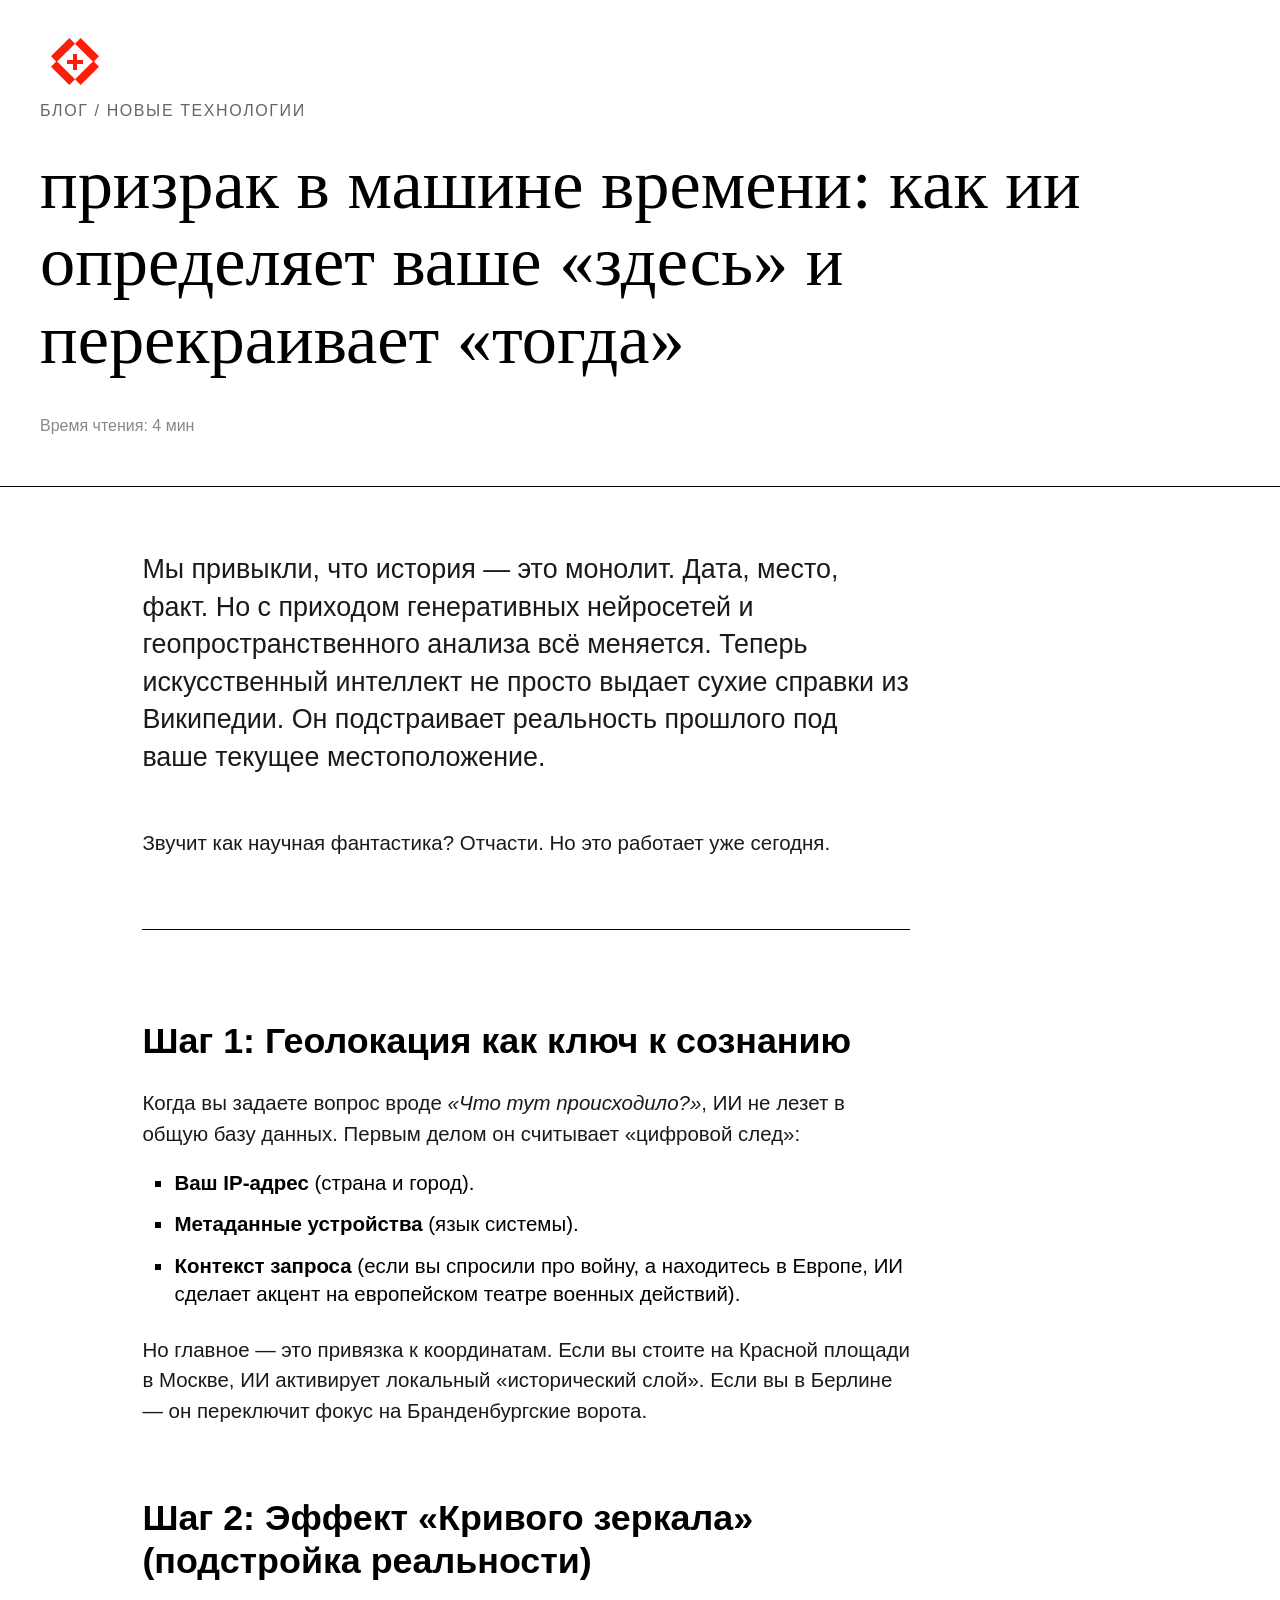
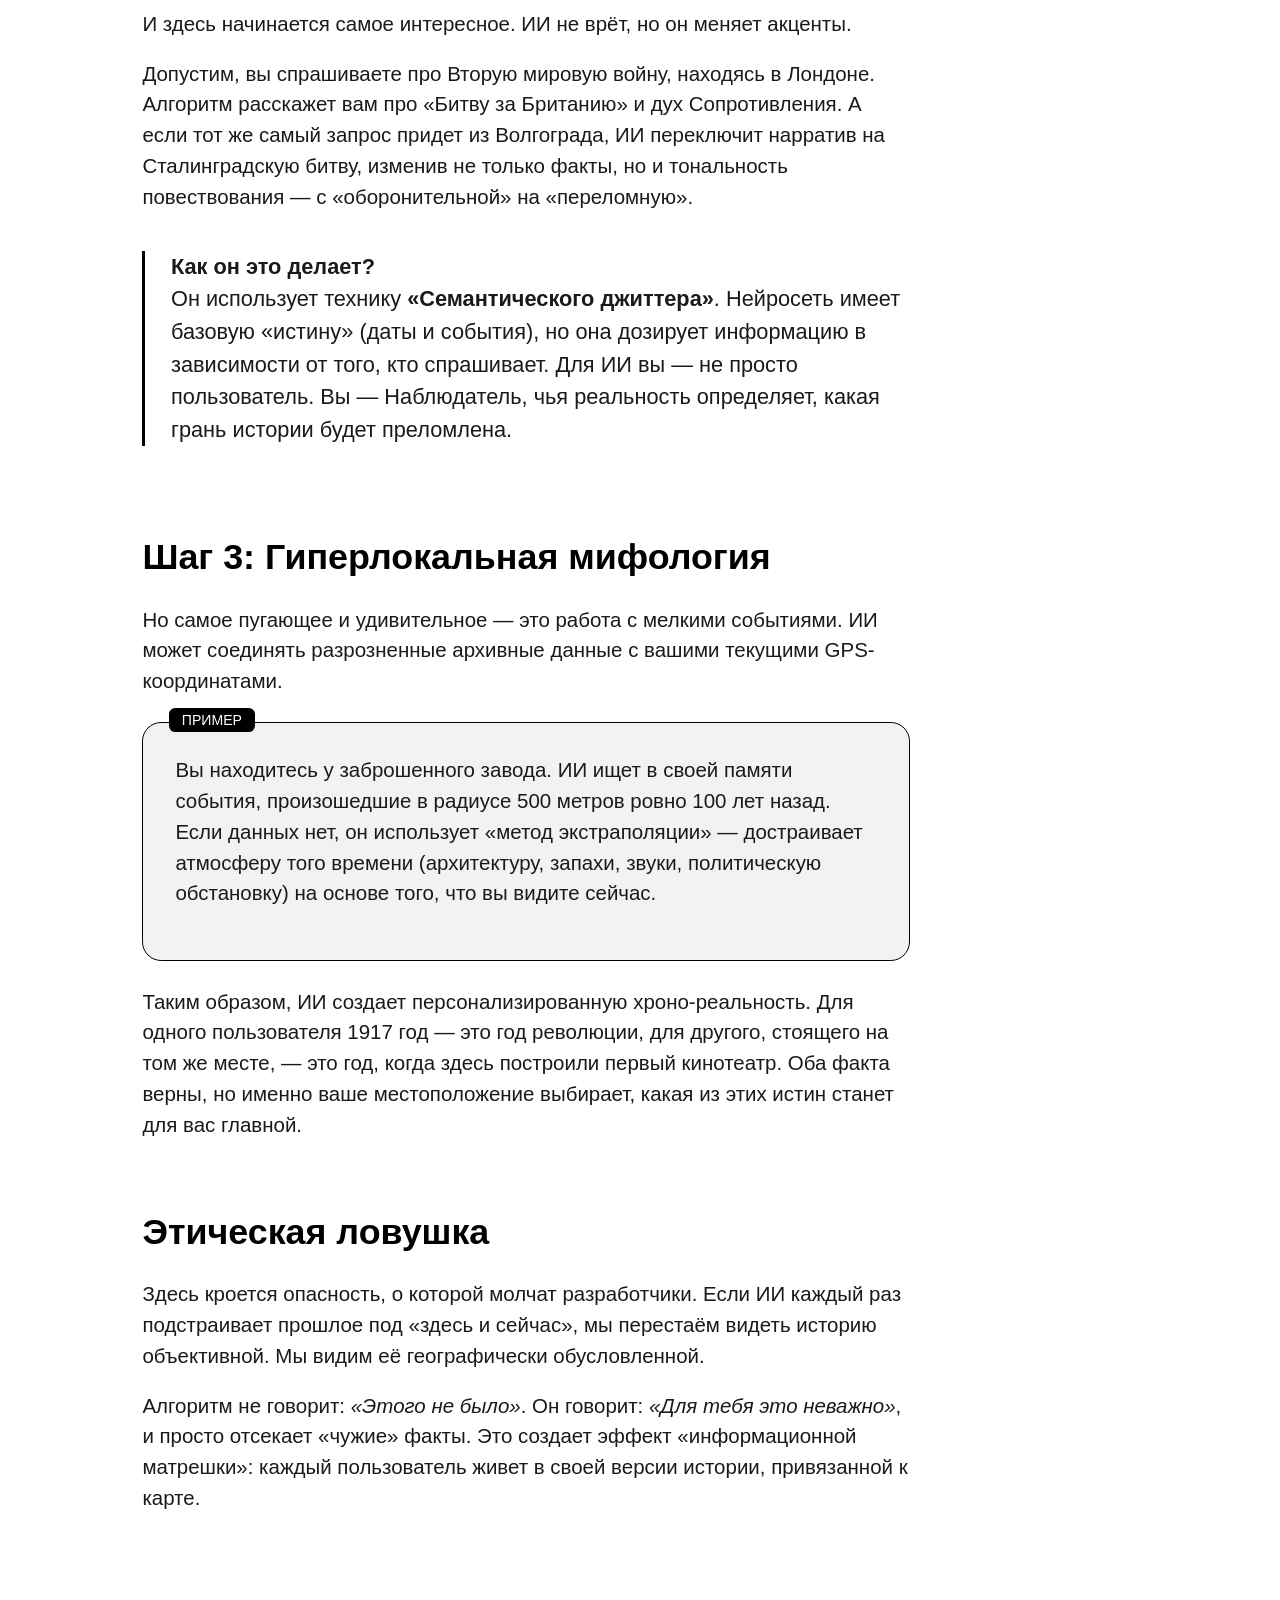
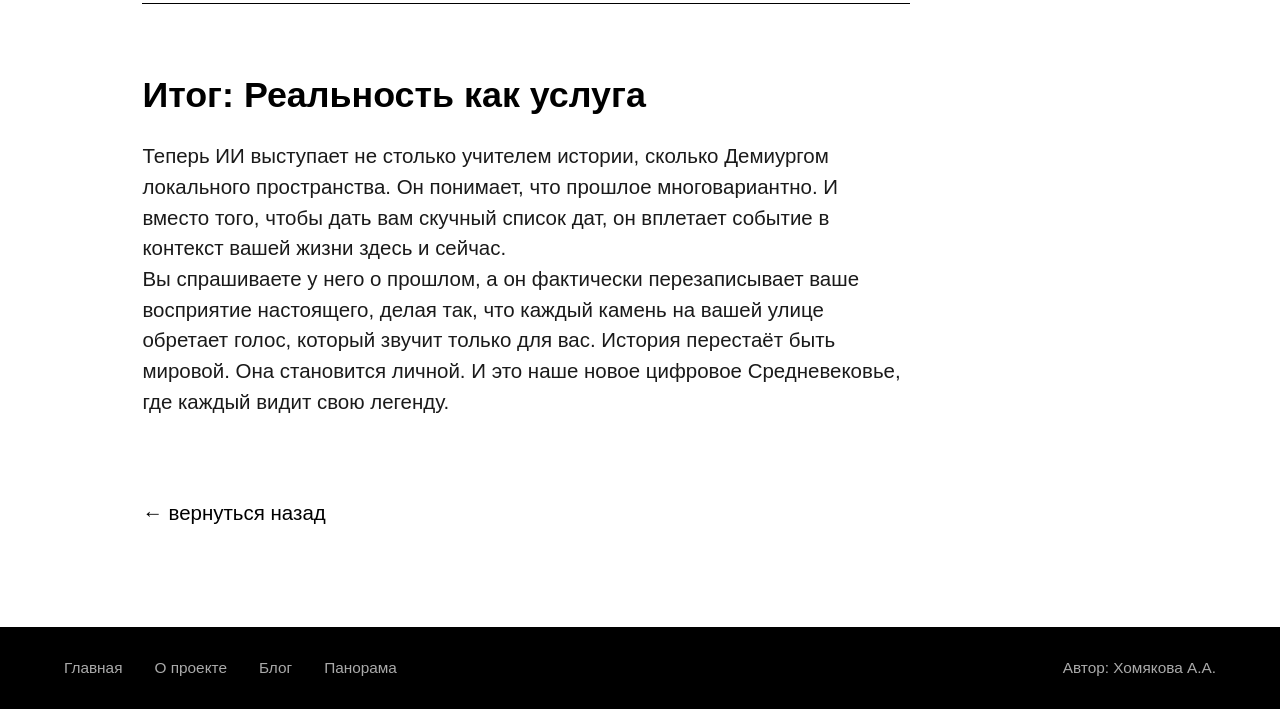
<file: read1.html>
<!doctype html>
<html lang="ru">
  <head>
    <meta charset="UTF-8" />
    <meta name="viewport" content="width=device-width, initial-scale=1.0" />
    <title>статьи</title>
    <link rel="stylesheet" href="stylesheets/layout.css" />
    <link rel="stylesheet" href="stylesheets/read1.css" />
    <script defer src="./js/index.js"></script>
    <link
      rel="icon"
      href="https://github.com/stasikola/console/blob/main/images/icon.png?raw=true"
      type="image/png"
    />
    <meta property="og:type" content="web-site" />
    <meta property="og:title" content="статьи" />
    <meta
      property="og:description"
      content="Приложение консоль— это интерактивный веб-проект на стыке минимализма и брутализма, представляющий собой цифровую «машину времени». В основе концепции лежит идея визуального сопоставления эпох в одной географической точке."
    />
    <meta property="og:image" content="" />
    <meta property="og:url" content="https://stasikola.github.io/console/" />
  </head>
  <body>
    <div class="burgerMenu">
      <div id="burger">
        <span class="menuLogo menuLogo-full" aria-hidden="true">
          <span class="logoBar logoBar-top-left"></span>
          <span class="logoBar logoBar-top-right"></span>
          <span class="logoBar logoBar-bottom-left"></span>
          <span class="logoBar logoBar-bottom-right"></span>
          <span class="logoPlus logoPlus-full"></span>
        </span>
      </div>
      <nav class="mainMenu">
        <a href="index.html">главная</a>
        <a href="about.html">о проекте</a>
        <a href="view.html">блог</a>
        <a href="panorama.html">панорама</a>
      </nav>
    </div>

    <header class="article-header">
      <div class="article-meta">Блог / Новые технологии</div>
      <h1 class="article-main-title">
        призрак в машине времени: как ии определяет ваше «здесь» и перекраивает
        «тогда»
      </h1>
      <div class="article-reading-time">Время чтения: 4 мин</div>
    </header>

    <main class="article-container">
      <article class="article-content">
        <p class="article-lead">
          Мы привыкли, что история — это монолит. Дата, место, факт. Но с
          приходом генеративных нейросетей и геопространственного анализа всё
          меняется. Теперь искусственный интеллект не просто выдает сухие
          справки из Википедии. Он подстраивает реальность прошлого под ваше
          текущее местоположение.
        </p>

        <p>
          Звучит как научная фантастика? Отчасти. Но это работает уже сегодня.
        </p>

        <hr class="article-divider" />

        <section class="article-step">
          <h2>Шаг 1: Геолокация как ключ к сознанию</h2>
          <p>
            Когда вы задаете вопрос вроде <em>«Что тут происходило?»</em>, ИИ не
            лезет в общую базу данных. Первым делом он считывает «цифровой
            след»:
          </p>
          <ul class="article-features-list">
            <li><strong>Ваш IP-адрес</strong> (страна и город).</li>
            <li><strong>Метаданные устройства</strong> (язык системы).</li>
            <li>
              <strong>Контекст запроса</strong> (если вы спросили про войну, а
              находитесь в Европе, ИИ сделает акцент на европейском театре
              военных действий).
            </li>
          </ul>
          <p>
            Но главное — это привязка к координатам. Если вы стоите на Красной
            площади в Москве, ИИ активирует локальный «исторический слой». Если
            вы в Берлине — он переключит фокус на Бранденбургские ворота.
          </p>
        </section>

        <section class="article-step">
          <h2>Шаг 2: Эффект «Кривого зеркала» (подстройка реальности)</h2>
          <p>
            И здесь начинается самое интересное. ИИ не врёт, но он меняет
            акценты.
          </p>
          <p>
            Допустим, вы спрашиваете про Вторую мировую войну, находясь в
            Лондоне. Алгоритм расскажет вам про «Битву за Британию» и дух
            Сопротивления. А если тот же самый запрос придет из Волгограда, ИИ
            переключит нарратив на Сталинградскую битву, изменив не только
            факты, но и тональность повествования — с «оборонительной» на
            «переломную».
          </p>

          <blockquote class="article-quote">
            <p>
              <strong>Как он это делает?</strong><br />
              Он использует технику <strong>«Семантического джиттера»</strong>.
              Нейросеть имеет базовую «истину» (даты и события), но она дозирует
              информацию в зависимости от того, кто спрашивает. Для ИИ вы — не
              просто пользователь. Вы — Наблюдатель, чья реальность определяет,
              какая грань истории будет преломлена.
            </p>
          </blockquote>
        </section>

        <section class="article-step">
          <h2>Шаг 3: Гиперлокальная мифология</h2>
          <p>
            Но самое пугающее и удивительное — это работа с мелкими событиями.
            ИИ может соединять разрозненные архивные данные с вашими текущими
            GPS-координатами.
          </p>

          <div class="article-example-box">
            <span class="box-tag">Пример</span>
            <p>
              Вы находитесь у заброшенного завода. ИИ ищет в своей памяти
              события, произошедшие в радиусе 500 метров ровно 100 лет назад.
              Если данных нет, он использует «метод экстраполяции» — достраивает
              атмосферу того времени (архитектуру, запахи, звуки, политическую
              обстановку) на основе того, что вы видите сейчас.
            </p>
          </div>

          <p>
            Таким образом, ИИ создает персонализированную хроно-реальность. Для
            одного пользователя 1917 год — это год революции, для другого,
            стоящего на том же месте, — это год, когда здесь построили первый
            кинотеатр. Оба факта верны, но именно ваше местоположение выбирает,
            какая из этих истин станет для вас главной.
          </p>
        </section>

        <section class="article-step">
          <h2>Этическая ловушка</h2>
          <p>
            Здесь кроется опасность, о которой молчат разработчики. Если ИИ
            каждый раз подстраивает прошлое под «здесь и сейчас», мы перестаём
            видеть историю объективной. Мы видим её географически обусловленной.
          </p>
          <p>
            Алгоритм не говорит: <em>«Этого не было»</em>. Он говорит:
            <em>«Для тебя это неважно»</em>, и просто отсекает «чужие» факты.
            Это создает эффект «информационной матрешки»: каждый пользователь
            живет в своей версии истории, привязанной к карте.
          </p>
        </section>

        <hr class="article-divider" />

        <footer class="article-footer-summary">
          <h3>Итог: Реальность как услуга</h3>
          <p>
            Теперь ИИ выступает не столько учителем истории, сколько Демиургом
            локального пространства. Он понимает, что прошлое многовариантно. И
            вместо того, чтобы дать вам скучный список дат, он вплетает событие
            в контекст вашей жизни здесь и сейчас.
          </p>
          <p>
            Вы спрашиваете у него о прошлом, а он фактически перезаписывает ваше
            восприятие настоящего, делая так, что каждый камень на вашей улице
            обретает голос, который звучит только для вас. История перестаёт
            быть мировой. Она становится личной. И это наше новое цифровое
            Средневековье, где каждый видит свою легенду.
          </p>
        </footer>

        <div class="article-back-container">
          <a href="view.html" class="link-back">← вернуться назад</a>
        </div>
      </article>
    </main>
    <footer class="site-footer">
      <div class="footer-container">
        <nav class="footer-nav">
          <a href="index.html" class="footer-link">Главная</a>
          <a href="about.html" class="footer-link">О проекте</a>
          <a href="view.html" class="footer-link">Блог</a>
          <a href="panorama.html" class="footer-link">Панорама</a>
        </nav>

        <div class="footer-author">Автор: Хомякова А.А.</div>
      </div>
    </footer>
  </body>
</html>
</file>
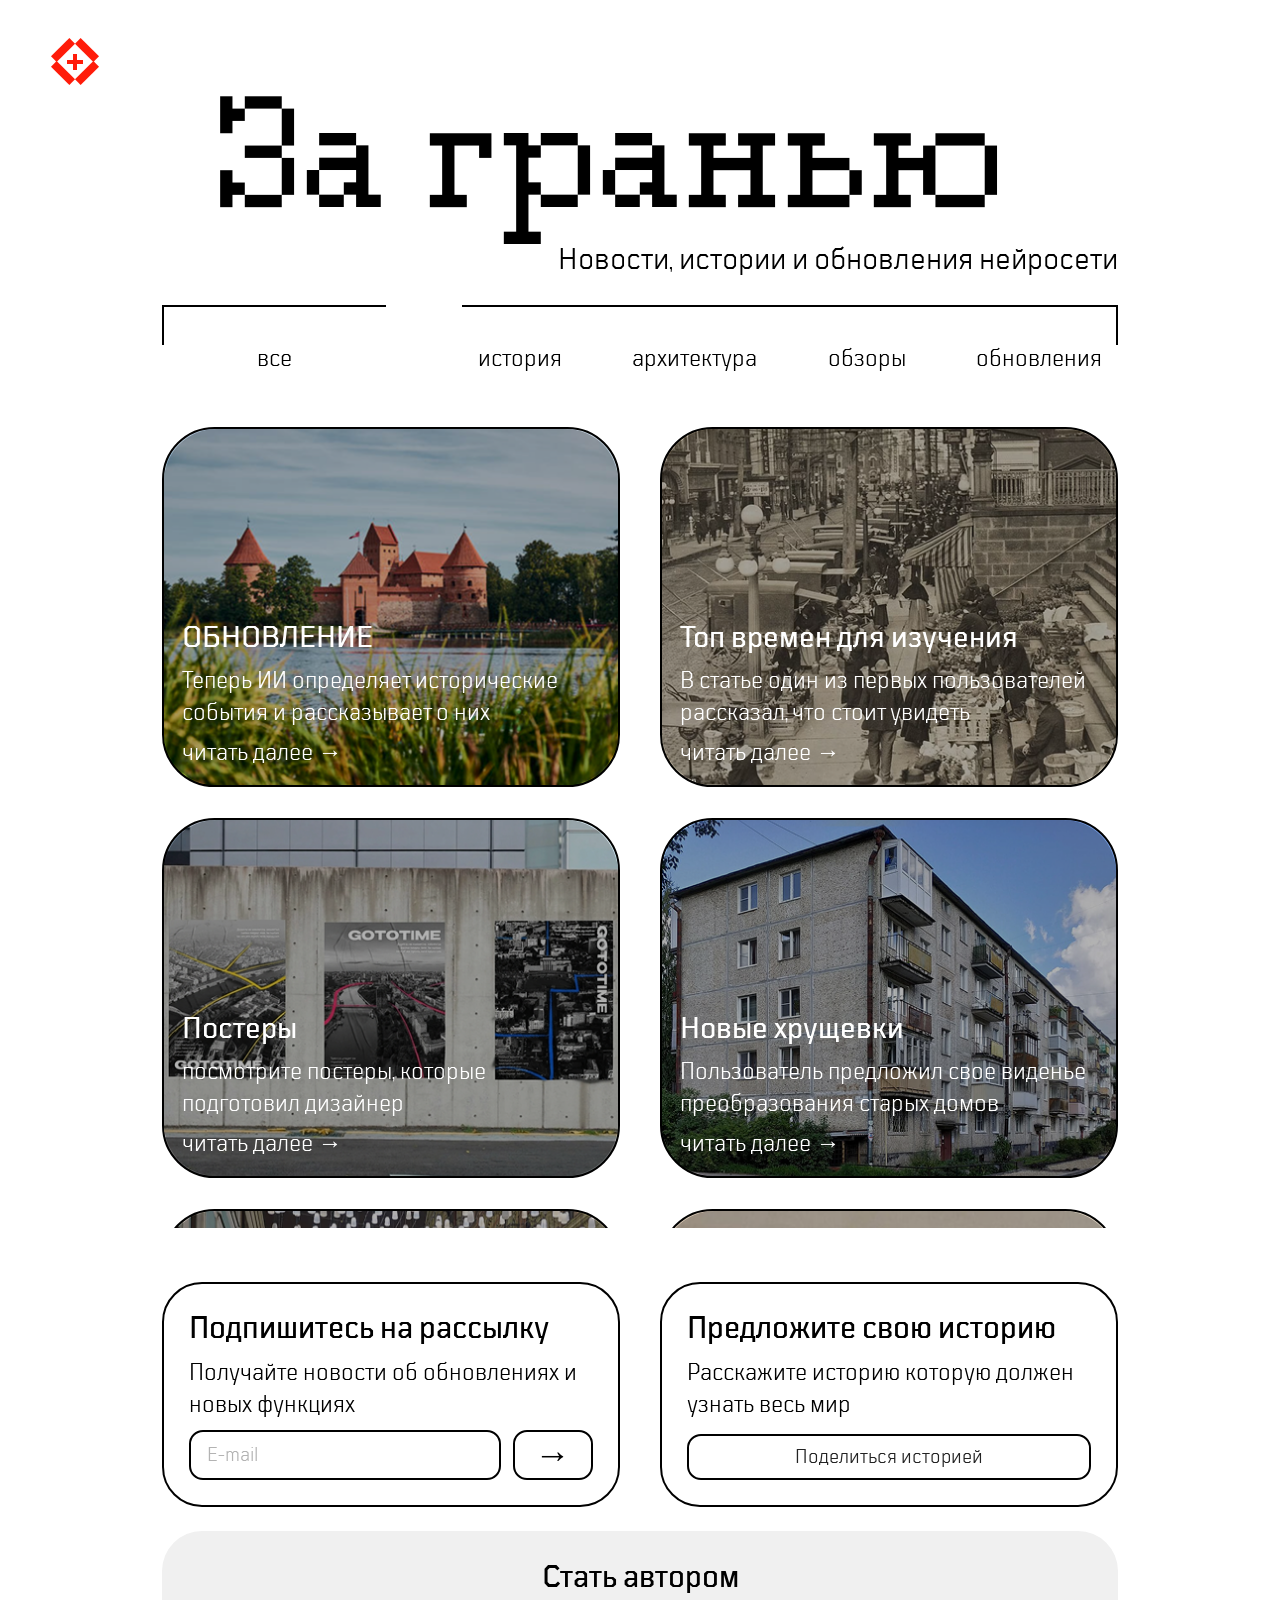
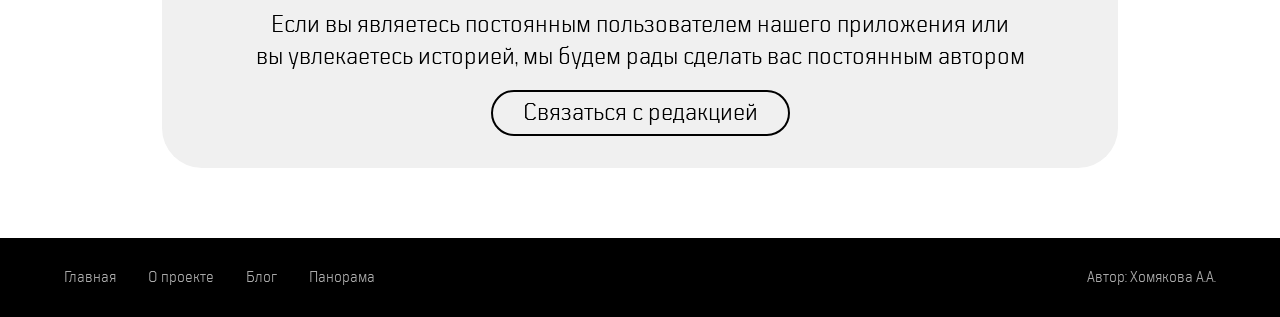
<file: view.html>
<!doctype html>
<html lang="ru">
  <head>
    <meta charset="UTF-8" />
    <meta name="viewport" content="width=device-width, initial-scale=1.0" />
    <title>блог</title>
    <link rel="stylesheet" href="stylesheets/style.css" />
    <link rel="stylesheet" href="stylesheets/view.css" />
    <script defer src="js/view.js"></script>
    <link rel="icon" href="" type="image/png" />
    <link
      rel="icon"
      href="https://github.com/stasikola/console/blob/main/images/icon.png?raw=true"
      type="image/png"
    />
    <meta property="og:type" content="web-site" />
    <meta property="og:title" content="блог" />
    <meta
      property="og:description"
      content="Приложение консоль— это интерактивный веб-проект на стыке минимализма и брутализма, представляющий собой цифровую «машину времени». В основе концепции лежит идея визуального сопоставления эпох в одной географической точке."
    />
    <meta property="og:image" content="" />
    <meta property="og:url" content="https://stasikola.github.io/console/" />
  </head>
  <body>
    <div class="burgerMenu">
      <div id="burger">
        <span class="menuLogo menuLogo-full" aria-hidden="true">
          <span class="logoBar logoBar-top-left"></span>
          <span class="logoBar logoBar-top-right"></span>
          <span class="logoBar logoBar-bottom-left"></span>
          <span class="logoBar logoBar-bottom-right"></span>
          <span class="logoPlus logoPlus-full"></span>
        </span>
      </div>
      <nav class="mainMenu">
        <span class="menuLogo menuLogo-left" aria-hidden="true">
          <span class="logoBar logoBar-top-left"></span>
          <span class="logoBar logoBar-bottom-left"></span>
          <span class="logoPlus logoPlus-left"></span>
        </span>
        <span class="menuLogo menuLogo-right" aria-hidden="true">
          <span class="logoBar logoBar-top-right"></span>
          <span class="logoBar logoBar-bottom-right"></span>
          <span class="logoPlus logoPlus-right"></span>
        </span>
        <a href="index.html">главная</a>
        <a href="about.html">о проекте</a>
        <a href="view.html">блог</a>
        <a href="panorama.html">прототип</a>
      </nav>
    </div>
    <section id="sec1">
      <h1>За гранью</h1>
      <h3>Новости, истории и обновления нейросети</h3>
      <div class="filt">
        <div class="filt-all">
          <div class="filt-line"></div>
          <button class="btn active" data-filter="all">все</button>
        </div>
        <div class="filt-rest">
          <div class="filt-line"></div>
          <div class="filt-btns">
            <button class="btn" data-filter="his">история</button>
            <button class="btn" data-filter="arh">архитектура</button>
            <button class="btn" data-filter="viw">обзоры</button>
            <button class="btn" data-filter="update">обновления</button>
          </div>
        </div>
      </div>
    </section>
    <section id="sec2">
      <div class="block 1 update">
        <h3>ОБНОВЛЕНИЕ</h3>
        <p>Теперь ИИ определяет исторические события и рассказывает о них</p>
        <a href="read1.html">читать далее →</a>
      </div>
      <div class="block 2 viw">
        <h3>Топ времен для изучения</h3>
        <p>
          В статье один из первых пользователей рассказал, что стоит увидеть
        </p>
        <a href="">читать далее →</a>
      </div>
      <div class="block 3 viw">
        <h3>Постеры</h3>
        <p>посмотрите постеры, которые подготовил дизайнер</p>
        <a href="">читать далее →</a>
      </div>
      <div class="block 4 arh">
        <h3>Новые хрущевки</h3>
        <p>Пользователь предложил свое виденье преобразования старых домов</p>
        <a href="">читать далее →</a>
      </div>
      <div class="block 5 his">
        <h3>1800-е годы</h3>
        <p>Исследованиев котором рассказывается история 1800-х в Италии</p>
        <a href="">читать далее →</a>
      </div>
      <div class="block 6 his">
        <h3>Улицы Москвы</h3>
        <p>В статье говорим об интересных улицах и их временном преображении</p>
        <a href="">читать далее →</a>
      </div>
    </section>
    <section id="sec3">
      <div class="maill">
        <form class="mailling 1" id="subscribeForm" novalidate>
          <h3>Подпишитесь на рассылку</h3>
          <p>Получайте новости об обновлениях и новых функциях</p>

          <div class="form-wrapper" style="display: contents">
            <div class="input-container" id="inputBox">
              <input
                type="email"
                id="emailInput"
                placeholder="E-mail"
                required
              />
            </div>
            <button type="submit" class="submit-btn">
              <p>→</p>
            </button>
          </div>

          <div class="success-message" style="display: none">
            <p>Форма отправлена!</p>
          </div>
        </form>

        <div class="mailling 2">
          <h3>Предложите свою историю</h3>
          <p>Расскажите историю которую должен узнать весь мир</p>
          <div class="btn-hover"><p>Поделиться историей</p></div>
        </div>
      </div>
      <div class="mailling 3">
        <h3>Стать автором</h3>
        <p>
          Если вы являетесь постоянным пользователем нашего приложения или
          вы&nbsp;увлекаетесь историей, мы будем рады сделать
          вас&nbsp;постоянным автором
        </p>
        <div class="btn-hover"><p>Связаться с редакцией</p></div>
      </div>
    </section>
    <footer class="site-footer">
      <div class="footer-container">
        <nav class="footer-nav">
          <a href="index.html" class="footer-link">Главная</a>
          <a href="about.html" class="footer-link">О проекте</a>
          <a href="view.html" class="footer-link">Блог</a>
          <a href="panorama.html" class="footer-link">Панорама</a>
        </nav>

        <div class="footer-author">Автор: Хомякова А.А.</div>
      </div>
    </footer>
  </body>
</html>
</file>
<file: stylesheets/layout.css>
* {
  box-sizing: border-box;
}

.burgerMenu {
  position: fixed;
  top: 2.34375vw;
  left: 3.125vw;
  z-index: 100;
  width: 5.15625vw;
  height: 4.921875vw;
}

#burger,
.mainMenu {
  position: absolute;
  top: 0;
  left: 0;
  height: 5vw;
  border-radius: 2.5vw;
  background-color: #fff;
}

#burger {
  z-index: 2;
  width: 5.45vw;
  cursor: pointer;
  transition: opacity 0.2s ease;
}

.mainMenu {
  z-index: 1;
  width: 5.5vw;
  overflow: hidden;
  display: flex;
  align-items: center;
  justify-content: space-between;
  gap: 2.6vw;
  padding: 0 4.53125vw 0 5.234375vw;
  opacity: 0;
  pointer-events: none;
  transform-origin: left center;
  transition:
    width 0.28s ease,
    opacity 0.2s ease;
}

.burgerMenu:hover #burger {
  opacity: 0;
}

.burgerMenu:hover .mainMenu {
  width: 51.015625vw;
  opacity: 1;
  pointer-events: auto;
}

.menuLogo {
  position: absolute;
  top: 0.78125vw;
  width: 3.59375vw;
  height: 3.359375vw;
  pointer-events: none;
}

.menuLogo-full,
.menuLogo-left {
  left: 0.78125vw;
}

.menuLogo-right {
  right: 0.4vw;
}

.logoBar {
  position: absolute;
  width: 2.03125vw;
  height: 0.625vw;
  background-color: #ff1c0a;
  transform-origin: center;
}

.logoBar-top-left {
  top: 0.46875vw;
  left: 0;
  transform: rotate(-45deg);
}

.logoBar-top-right {
  top: 0.46875vw;
  right: 0;
  transform: rotate(45deg);
}

.logoBar-bottom-left {
  bottom: 0.46875vw;
  left: 0;
  transform: rotate(45deg);
}

.logoBar-bottom-right {
  right: 0;
  bottom: 0.46875vw;
  transform: rotate(-45deg);
}

.menuLogo-full .logoBar-top-right,
.menuLogo-full .logoBar-bottom-right {
  right: -0.3125vw;
}

.menuLogo-right .logoBar-top-right,
.menuLogo-right .logoBar-bottom-right {
  right: 0.234375vw;
}

.logoPlus {
  position: absolute;
  top: 50%;
  left: calc(50% + 0.15625vw);
  width: 1.25vw;
  height: 1.25vw;
  transform: translate(-50%, -50%);
}

.logoPlus::before,
.logoPlus::after {
  content: "";
  position: absolute;
  top: 50%;
  left: 50%;
  background-color: #ff1c0a;
  transform: translate(-50%, -50%);
}

.logoPlus::before {
  width: 0.3125vw;
  height: 1.25vw;
}

.logoPlus::after {
  width: 1.25vw;
  height: 0.3125vw;
}

.logoPlus-left {
  left: 1.32vw;
  width: 0.625vw;
  overflow: hidden;
  transform: translate(0, -50%);
}

.logoPlus-left::before {
  left: 100%;
}

.logoPlus-left::after {
  left: 0;
  width: 0.625vw;
  transform: translate(0, -50%);
}

.logoPlus-right {
  left: 1.32vw;
  width: 0.625vw;
  overflow: hidden;
  transform: translate(0, -50%);
}

.logoPlus-right::before {
  left: 0;
}

.logoPlus-right::after {
  left: 0;
  width: 0.625vw;
  transform: translate(0, -50%);
}

.mainMenu a {
  position: relative;
  z-index: 1;
  flex: 0 0 auto;
  color: #4c4c4c;
  font-family: "TT Mussels Trl", Georgia, serif;
  font-size: 1.875vw;
  font-weight: 600;
  line-height: 4.921875vw;
  text-align: center;
  text-decoration: none;
  white-space: nowrap;
  opacity: 0;
  transition:
    color 0.18s ease,
    opacity 0.2s ease;
}

.burgerMenu:hover .mainMenu a {
  opacity: 1;
}

.mainMenu a:hover {
  color: #000;
  text-decoration: underline;
  text-underline-offset: 0.46875vw;
  text-decoration-thickness: 0.15625vw;
}
@media (max-width: 600px) {
  .burgerMenu {
    top: 15px;
    left: 15px;
    width: 44px;
    height: 40px;
  }

  #burger,
  .mainMenu {
    height: 44px;
    border-radius: 22px;
  }

  #burger {
    width: 48px;
  }

  .mainMenu {
    width: 48px;
    gap: 15px;
    padding: 0 40px 0 45px;
  }

  .burgerMenu:hover .mainMenu {
    width: calc(100vw - 30px);
  }

  .menuLogo {
    top: 6px;
    width: 32px;
    height: 30px;
  }

  .menuLogo-full,
  .menuLogo-left {
    left: 7px;
  }

  .menuLogo-right {
    right: 4px;
  }

  .logoBar {
    width: 18px;
    height: 5px;
  }

  .logoBar-top-left,
  .logoBar-top-right {
    top: 4px;
  }

  .logoBar-bottom-left,
  .logoBar-bottom-right {
    bottom: 4px;
  }

  .menuLogo-full .logoBar-top-right,
  .menuLogo-full .logoBar-bottom-right {
    right: -3px;
  }

  .menuLogo-right .logoBar-top-right,
  .menuLogo-right .logoBar-bottom-right {
    right: 2px;
  }

  .logoPlus {
    left: calc(50% + 1px);
    width: 12px;
    height: 12px;
  }

  .logoPlus::before {
    width: 3px;
    height: 12px;
  }

  .logoPlus::after {
    width: 12px;
    height: 3px;
  }

  .logoPlus-left,
  .logoPlus-right {
    left: 12px;
    width: 6px;
  }

  .logoPlus-left::after,
  .logoPlus-right::after {
    width: 6px;
  }

  .mainMenu a {
    font-size: 14px;
    line-height: 44px;
  }

  .mainMenu a:hover {
    text-underline-offset: 4px;
    text-decoration-thickness: 2px;
  }
}

/* подвал */
.site-footer {
  background-color: #000000;
  color: #aaaaaa;
  font-family: "TT Mussels Trl", "Inter", sans-serif;
  padding: 2.5vw 5vw;
  box-sizing: border-box;
}

.footer-container {
  max-width: 1200px;
  margin: 0 auto;
  display: flex;
  justify-content: space-between;
  align-items: flex-end;
}

.footer-nav {
  display: flex;
  gap: 2.5vw;
}

.footer-link {
  color: #aaaaaa;
  text-decoration: none;
  font-size: 1.2vw;
  transition:
    color 0.2s ease,
    text-decoration 0.2s ease;
}

.footer-link:hover {
  color: #ffffff;
  text-decoration: underline;
}

.footer-author {
  color: #aaaaaa;
  font-size: 1.2vw;
  white-space: nowrap;
}

@media (max-width: 600px) {
  .site-footer {
    padding: 6vw 4vw;
  }

  .footer-container {
    flex-direction: column;
    align-items: center;
    gap: 5vw;
  }

  .footer-nav {
    flex-direction: column;
    align-items: center;
    gap: 3vw;
  }

  .footer-link {
    font-size: 3vw;
  }

  .footer-author {
    font-size: 3vw;
    white-space: normal;
    text-align: center;
  }
}
</file>
<file: stylesheets/read1.css>
* {
  box-sizing: border-box;
  margin: 0;
  padding: 0;
}

body {
  background-color: #ffffff;
  color: #000000;
  width: 100vw;
  margin: 0 auto;
  position: relative;
  overflow-x: hidden;
}

.section-hero {
  position: relative;
  width: 100vw;
  height: 100vh;
  display: flex;
  align-items: center;
  justify-content: center;
}

.hero-overlay {
  position: absolute;
  top: 0;
  left: 0;
  width: 100%;
  height: 100%;
  background-color: rgba(0, 0, 0, 0.07);
}

.hero-content {
  position: relative;
  z-index: 2;
  text-align: center;
  display: flex;
  flex-direction: column;
  align-items: center;
  justify-content: center;
}

.hero-title {
  color: #ffffff;
  font-family: "Baltica Pixel 13", "Inter", sans-serif;
  font-weight: 500;
  font-size: 12.5vw;
  line-height: 1;
  text-transform: lowercase;
  margin-bottom: 1.5vw;
}

.hero-subtitle {
  color: #ffffff;
  font-family: "TT Mussels Trl", sans-serif;
  font-weight: 500;
  font-size: 2.5vw;
  line-height: 1.2;
}

.section-blog {
  position: relative;
  width: 100vw;
  padding: 6vw 3.125vw;
}

.blog-top-grid {
  display: grid;
  grid-template-columns: 38.5vw 5vw 47vw;
  grid-template-areas: "leftcolumn . text";
  margin-bottom: 12vw;
  align-items: start;
}

.slider-left-column {
  grid-area: leftcolumn;
  display: flex;
  flex-direction: column;
  align-items: center;
  gap: 2vw;
}

.slider-rect {
  width: 38.5vw;
  height: 22.6vw;
  background-color: #d9d9d9;
  background-size: cover;
  background-position: center;
  transition: background-image 0.3s ease;
  border: 0.23vw solid #000000;
  border-radius: 1.5vw;
}

.blog-text-block {
  grid-area: text;
  display: flex;
  flex-direction: column;
  align-items: flex-start;
}

.blog-desc-top {
  width: 100%;
  font-family: "TT Mussels Trl", sans-serif;
  font-weight: 400;
  font-size: 2.5vw;
  line-height: 1.3;
  margin-bottom: 3vw;
}

.link-read-full {
  color: #000000;
  text-decoration: none;
  font-family: "TT Mussels Trl", sans-serif;
  font-weight: 500;
  font-size: 1.875vw;
  margin-bottom: 3.5vw;
  display: inline-block;
}

.slider-controls {
  display: flex;
  align-items: center;
  gap: 13vw;
}

.slider-arrow {
  background: none;
  border: none;
  font-size: 3.75vw;
  cursor: pointer;
  padding: 0;
  user-select: none;
  line-height: 1;
}

.slider-dots {
  display: flex;
  gap: 0.93vw;
  position: relative;
  top: 0.5vw;
}

.slider-dots .dot {
  width: 0.93vw;
  height: 0.93vw;
  border-radius: 50%;
  background-color: #cccccc;
  cursor: pointer;
  transition: background-color 0.2s ease;
}

.slider-dots .dot.active {
  background-color: #000000;
}

.blog-bottom-content {
  display: flex;
  flex-direction: column;
  align-items: flex-start;
  padding-left: 8vw;
}

.blog-heading {
  font-family: "Baltica Pixel 13", "Inter", sans-serif;
  font-weight: 500;
  font-size: 12.5vw;
  line-height: 1;
  text-transform: lowercase;
  margin-bottom: 2vw;
}

.blog-subheading {
  font-family: "TT Mussels Trl", sans-serif;
  font-weight: 500;
  font-size: 2.45vw;
  line-height: 1.2;
  margin-bottom: 3.5vw;
}

.blog-desc-bottom {
  max-width: 55.6vw;
  font-family: "TT Mussels Trl", sans-serif;
  font-weight: 400;
  font-size: 2.5vw;
  line-height: 1.3;
  margin-bottom: 4vw;
}

.link-read-news {
  color: #000000;
  text-decoration: none;
  font-family: "TT Mussels Trl", sans-serif;
  font-weight: 500;
  font-size: 2.45vw;
  display: inline-block;
}

.section-download {
  position: relative;
  width: 100vw;
  padding: 0 3.125vw 6vw 3.125vw;
  display: flex;
  flex-direction: column;
  align-items: center;
}

.download-title {
  font-family: "Baltica Pixel 13", "Inter", sans-serif;
  font-weight: 500;
  font-size: 12.5vw;
  line-height: 1;
  text-transform: lowercase;
  margin-bottom: 1vw;
}

.download-subtitle {
  font-family: "TT Mussels Trl", sans-serif;
  font-weight: 500;
  font-size: 2.45vw;
  margin-bottom: 6vw;
  text-align: center;
}

.cards-container {
  display: flex;
  justify-content: center;
  gap: 3.125vw;
  width: 100%;
}

.card {
  position: relative;
  width: 22.8vw;
  height: 23vw;
  border: 0.15vw solid #000000;
  border-radius: 3.125vw;
  padding: 2.34vw 1.875vw;
  display: flex;
  flex-direction: column;
}

.card-header {
  font-family: "TT Mussels Trl", sans-serif;
  font-weight: 600;
  font-size: 2.8vw;
  margin-bottom: 1vw;
}

.card-body {
  font-family: "TT Mussels Trl", sans-serif;
  font-weight: 400;
  font-size: 1.48vw;
  line-height: 1.3;
}

.btn-download {
  position: absolute;
  bottom: 1.875vw;
  left: 1.875vw;
  width: calc(100% - 3.75vw);
  height: 3.28vw;
  background-color: #d9d9d9;
  border-radius: 1.1vw;
  display: flex;
  align-items: center;
  justify-content: center;
  gap: 0.8vw;
  padding: 0 1.5vw;
  color: #000000;
  text-decoration: none;
  border: 0.15vw solid transparent;
  transition: border-color 0.3s ease;
}

.btn-download span {
  font-family: "TT Mussels Trl", sans-serif;
  font-weight: 500;
  font-size: 1.56vw;
}

.img-download {
  width: 1.56vw;
  height: 1.56vw;
  object-fit: contain;
  display: block;
}

.btn-download:hover {
  border-color: #000000;
}

.btn-download:hover .img-download {
  animation: bounce 0.6s ease infinite alternate;
}

@keyframes bounce {
  0% {
    transform: translateY(0);
  }
  100% {
    transform: translateY(-0.3vw);
  }
}

.card-list {
  list-style-type: disc;
  padding-left: 1.2vw;
}

.card-list li {
  margin-bottom: 0.4vw;
}

.card-list li:last-child {
  margin-bottom: 0;
}

.article-header {
  width: 100vw;
  padding: 8vw 3.125vw 4vw 3.125vw;
  display: flex;
  flex-direction: column;
  align-items: flex-start;
  border-bottom: 0.15vw solid #000000;
}

.article-meta {
  font-family: "TT Mussels Trl", sans-serif;
  font-weight: 500;
  font-size: 1.25vw;
  text-transform: uppercase;
  letter-spacing: 0.1em;
  margin-bottom: 2vw;
  color: #666666;
}

.article-main-title {
  font-family: "TT Mussels Trl";

  font-weight: 500;
  font-size: 5.5vw;
  line-height: 1.1;
  text-transform: lowercase;
  margin-bottom: 3vw;
  max-width: 90vw;
}

.article-reading-time {
  font-family: "TT Mussels Trl", sans-serif;
  font-weight: 400;
  font-size: 1.25vw;
  color: #888888;
}

.article-container {
  width: 100vw;
  padding: 5vw 3.125vw 8vw 3.125vw;
  display: grid;
  grid-template-columns: 8vw 60vw 1fr;
}

.article-content {
  grid-column: 2;
  display: flex;
  flex-direction: column;
  gap: 2.5vw;
}

.article-content p {
  font-family: "TT Mussels Trl", sans-serif;
  font-weight: 400;
  font-size: 1.6vw;
  line-height: 1.5;
  color: #1a1a1a;
}

.article-lead {
  font-size: 2.1vw !important;
  line-height: 1.4 !important;
  font-weight: 500 !important;
  margin-bottom: 1.5vw;
}

.article-step h2 {
  font-family: "TT Mussels Trl", sans-serif;
  font-weight: 700;
  font-size: 2.8vw;
  line-height: 1.2;
  margin-bottom: 2vw;
  margin-top: 1.5vw;
}

.article-step p {
  margin-bottom: 1.5vw;
}

.article-divider {
  border: none;
  border-top: 0.15vw solid #000000;
  margin: 3vw 0;
  width: 100%;
}

.article-features-list {
  list-style-type: square;
  padding-left: 2.5vw;
  margin-bottom: 2vw;
  display: flex;
  flex-direction: column;
  gap: 1vw;
}

.article-features-list li {
  font-family: "TT Mussels Trl", sans-serif;
  font-size: 1.6vw;
  line-height: 1.4;
}

.article-quote {
  border-left: 0.3vw solid #000000;
  padding-left: 2vw;
  margin: 3vw 0;
}

.article-quote p {
  font-size: 1.7vw !important;
  font-style: normal;
}

.article-example-box {
  background-color: #f2f2f2;
  border: 0.15vw solid #000000;
  border-radius: 1.5vw;
  padding: 2.5vw;
  margin: 2vw 0;
  position: relative;
}

.box-tag {
  position: absolute;
  top: -1.2vw;
  left: 2vw;
  background-color: #000000;
  color: #ffffff;
  font-family: "TT Mussels Trl", sans-serif;
  font-size: 1.1vw;
  font-weight: 500;
  padding: 0.3vw 1vw;
  border-radius: 0.5vw;
  text-transform: uppercase;
}

.article-footer-summary h3 {
  font-family: "TT Mussels Trl", sans-serif;
  font-weight: 700;
  font-size: 2.8vw;
  margin-bottom: 2vw;
}

.article-back-container {
  margin-top: 4vw;
}

.link-back {
  color: #000000;
  text-decoration: none;
  font-family: "TT Mussels Trl", sans-serif;
  font-weight: 500;
  font-size: 1.6vw;
  display: inline-block;
  transition: transform 0.2s ease;
}

.link-back:hover {
  transform: translateX(-0.5vw);
}

@media (max-width: 768px) {
  .blog-top-grid {
    grid-template-columns: 1fr;
    grid-template-areas:
      "text"
      "leftcolumn";
    gap: 25px;
    margin-bottom: 50px;
  }

  .slider-left-column {
    width: 100%;
    gap: 15px;
  }

  .slider-rect {
    width: 100%;
    height: 210px;
    border-width: 2px;
    border-radius: 12px;
  }

  .slider-controls {
    gap: 40px;
  }

  .slider-arrow {
    font-size: 28px;
  }

  .slider-dots {
    gap: 8px;
    top: 2px;
  }

  .slider-dots .dot {
    width: 10px;
    height: 10px;
  }

  .blog-desc-top {
    font-size: 18px;
    line-height: 1.4;
    margin-bottom: 20px;
  }

  .link-read-full {
    font-size: 16px;
    margin-bottom: 25px;
  }

  .blog-bottom-content {
    padding-left: 0;
  }

  .blog-subheading {
    font-size: 18px;
    margin-bottom: 20px;
  }

  .blog-desc-bottom {
    max-width: 100%;
    font-size: 18px;
    line-height: 1.4;
    margin-bottom: 25px;
  }

  .link-read-news {
    font-size: 18px;
  }

  .download-subtitle {
    font-size: 18px;
    margin-bottom: 40px;
  }

  .cards-container {
    flex-direction: column;
    align-items: center;
    gap: 30px;
  }

  .card {
    width: 100%;
    height: auto;
    min-height: 240px;
    border-width: 2px;
    border-radius: 20px;
    padding: 30px 20px 80px 20px;
  }

  .card-header {
    font-size: 24px;
    margin-bottom: 15px;
  }

  .card-body {
    font-size: 16px;
  }

  .card-list {
    padding-left: 20px;
  }

  .card-list li {
    margin-bottom: 8px;
  }

  .btn-download {
    bottom: 20px;
    left: 20px;
    width: calc(100% - 40px);
    height: 44px;
    border-radius: 10px;
    padding: 0 15px;
    gap: 10px;
    border-width: 2px;
  }

  .btn-download span {
    font-size: 16px;
  }

  .img-download {
    width: 18px;
    height: 18px;
  }

  .article-header {
    padding: 100px 20px 30px 20px;
  }

  .article-meta {
    font-size: 14px;
    margin-bottom: 15px;
  }

  .article-main-title {
    font-size: 32px;
    margin-bottom: 20px;
    max-width: 100%;
  }

  .article-reading-time {
    font-size: 14px;
  }

  .article-container {
    grid-template-columns: 1fr;
    padding: 30px 20px 60px 20px;
  }

  .article-content {
    grid-column: 1;
    gap: 20px;
  }

  .article-content p {
    font-size: 16px;
    line-height: 1.5;
  }

  .article-lead {
    font-size: 20px !important;
    line-height: 1.4 !important;
    margin-bottom: 10px;
  }

  .article-step h2 {
    font-size: 22px;
    margin-bottom: 15px;
    margin-top: 15px;
  }

  .article-divider {
    border-top-width: 2px;
    margin: 25px 0;
  }

  .article-features-list {
    padding-left: 25px;
    gap: 10px;
  }

  .article-features-list li {
    font-size: 16px;
  }

  .article-quote {
    border-left-width: 4px;
    padding-left: 15px;
    margin: 25px 0;
  }

  .article-quote p {
    font-size: 17px !important;
  }

  .article-example-box {
    border-width: 2px;
    border-radius: 12px;
    padding: 25px 20px 20px 20px;
    margin: 30px 0 20px 0;
  }

  .box-tag {
    top: -14px;
    left: 15px;
    font-size: 11px;
    padding: 4px 10px;
    border-radius: 4px;
  }

  .article-footer-summary h3 {
    font-size: 22px;
    margin-bottom: 15px;
  }

  .article-back-container {
    margin-top: 30px;
  }

  .link-back {
    font-size: 16px;
  }

  @keyframes bounce {
    0% {
      transform: translateY(0);
    }
    100% {
      transform: translateY(-4px);
    }
  }
}
</file>
<file: stylesheets/style.css>
@import "reset.css";
@import "layout.css";
@import "fount.css";
</file>
<file: stylesheets/view.css>
body {
  background-color: #fff;
  color: #000;
  font-family: "TT Mussels Trl", Georgia, serif;
}

#sec1 {
  width: 100%;
  padding: 5.859375vw 12.65625vw 0;
  position: relative;
  overflow: visible;
}

#sec1 h1 {
  font-family: "Baltica Pixel 13", "TT Mussels Trl", Georgia, serif;
  font-size: 12.5vw;
  line-height: 0.95;
  font-weight: 400;
  max-width: none;
  margin-left: 3.59375vw;
  white-space: nowrap;
}

#sec1 h3 {
  font-size: 2.4515625vw;
  font-weight: 500;
  line-height: 1.3;
  text-align: right;
  margin-top: 1vw;
}

#sec1 .filt {
  display: flex;
  align-items: flex-start;
  gap: 5.9375vw;
  margin-top: 1.875vw;
  position: relative;
}

#sec1 .filt-all,
#sec1 .filt-rest {
  position: relative;
}

#sec1 .filt-all {
  flex-shrink: 0;
  width: 17.5vw;
}

#sec1 .filt-rest {
  flex: 1;
}

#sec1 .filt-line {
  height: 1.875vw;
  margin-bottom: 1.25vw;
}

#sec1 .filt-all .filt-line {
  width: 100%;
  border-top: 0.15625vw solid #000;
  border-left: 0.15625vw solid #000;
}

#sec1 .filt-rest .filt-line {
  width: 100%;
  border-top: 0.15625vw solid #000;
  border-right: 0.15625vw solid #000;
}

#sec1 .filt-all::after {
  content: "";
  position: absolute;
  left: 0;
  top: 1.875vw;
  height: 1.25vw;
  border-left: 0.15625vw solid #000;
  pointer-events: none;
}

#sec1 .filt-rest::after {
  content: "";
  position: absolute;
  right: 0;
  top: 1.875vw;
  height: 1.25vw;
  border-right: 0.15625vw solid #000;
  pointer-events: none;
}

#sec1 .filt .btn {
  border: none;
  background: transparent;
  padding: 0;
  cursor: pointer;
  font-family: inherit;
  font-size: 1.875vw;
  font-weight: 500;
  color: #000;
  line-height: 1.2;
}

#sec1 .filt .btn.active {
  font-weight: 500;
}

#sec1 .filt-all .btn {
  display: block;
  width: 100%;
  padding: 0 1.25vw;
  text-align: center;
}

#sec1 .filt-btns {
  display: flex;
  justify-content: space-between;
  align-items: center;
  gap: 1.5625vw;
  padding: 0 1.25vw;
}

#sec2 {
  width: 100%;
  height: 66.797vw;
  overflow-y: scroll;
  padding: 4.21875vw 12.65625vw 5vw;
  display: flex;
  flex-wrap: wrap;
  justify-content: space-between;
  align-content: flex-start;
  row-gap: 2.421875vw;
  column-gap: 3.125vw;
  position: relative;
}

.block {
  width: 35.78125vw;
  height: 28.125vw;
  border-radius: 4.1vw;
  border: none;
  overflow: hidden;
  position: relative;
  display: flex;
  flex-direction: column;
  justify-content: flex-end;
  padding: 1.5625vw 1.40625vw;
  background-size: cover;
  background-position: center;
  border: 0.15625vw solid #000;
}

.block::before {
  content: "";
  position: absolute;
  inset: 0;
  background: rgb(0 0 0 / 30%);
  border-radius: inherit;
  pointer-events: none;
}

.block.no-overlay::before {
  display: none;
}

.block h3 {
  position: relative;
  z-index: 1;
  color: #fff;
  font-size: 2.4515625vw;
  font-weight: 600;
  line-height: 1.2;
  margin-bottom: 0.625vw;
}

.block p {
  position: relative;
  z-index: 1;
  color: #fff;
  font-size: 1.875vw;
  font-weight: 500;
  line-height: 1.35;
  margin-bottom: 0.9375vw;
}

.block a {
  position: relative;
  z-index: 1;
  color: #fff;
  font-size: 1.875vw;
  font-weight: 500;
  text-decoration: none;
}

.block.hidden {
  display: none;
}

.block.update {
  background-image: url("../images/Rectangle 40007.png");
}

.block:nth-child(2) {
  background-image: url("../images/Rectangle\ 40008.png");
}

.block:nth-child(3) {
  background-image: url("../images/Rectangle\ 40020.png");
}

.block:nth-child(4) {
  background-image: url("../images/Rectangle\ 40010.png");
}
.block:nth-child(5) {
  background-image: url("../images/Rectangle\ 40021.png");
}
.block:nth-child(6) {
  background-image: url("../images/Rectangle\ 40022.png");
}
#sec3 {
  width: 100%;
  padding: 4.21875vw 12.65625vw 5.46875vw;
  display: flex;
  flex-direction: column;
  align-items: flex-start;
  gap: 1.875vw;
}

.maill {
  display: grid;
  grid-template-columns: 35.78125vw 35.78125vw;
  gap: 3.125vw;
  width: 100%;
}

.mailling {
  width: 100%;
  min-height: 15.859375vw;
  border: 0.15625vw solid #000;
  border-radius: 3.125vw;
  background-color: #fff;
  padding: 2.03125vw 1.953125vw 1.953125vw;
  display: flex;
  flex-direction: column;
  gap: 0.625vw;
}

.mailling h3 {
  font-weight: 600;
  font-size: 2.5vw;
  line-height: 1.2;
}

.mailling > p {
  font-size: 1.875vw;
  font-weight: 500;
  line-height: 1.35;
}

#subscribeForm {
  position: relative;
}

.maill form.mailling:first-child {
  display: grid;
  grid-template-columns: 1fr auto;
  column-gap: 0.9375vw;
  row-gap: 0.625vw;
}

.maill form.mailling:first-child h3,
.maill form.mailling:first-child > p {
  grid-column: 1 / -1;
}

.maill .mailling:first-child .input-container {
  border: 0.15625vw solid #000;
  border-radius: 1.09375vw;
  padding: 0.859375vw 1.09375vw;
  display: flex;
  align-items: center;
  min-height: 3.515625vw;
}

#emailInput {
  width: 100%;
  border: none;
  background: transparent;
  outline: none;
  font-family: inherit;
  font-size: 1.5625vw;
  font-weight: 500;
  color: #000;
}

#emailInput::placeholder {
  color: #b3b3b3;
}

.maill .mailling:first-child .submit-btn {
  border: 0.15625vw solid #000;
  border-radius: 1.09375vw;
  width: 6.2890625vw;
  min-height: 3.515625vw;
  display: flex;
  align-items: center;
  justify-content: center;
  background: transparent;
  cursor: pointer;
  padding: 0;
}

.maill .mailling:first-child .submit-btn p {
  font-size: 2.8125vw;
  line-height: 1;
  font-weight: 500;
}

.mailling .success-message {
  grid-column: 1 / -1;
  border: 0.15625vw solid #000;
  border-radius: 1.09375vw;
  min-height: 3.515625vw;
  display: flex;
  align-items: center;
  justify-content: center;
  background-color: #fff;
  width: 100%;
}

.mailling .success-message p {
  font-size: 1.5625vw;
  font-weight: 500;
  color: #000;
}

.custom-error-badge {
  position: absolute;
  bottom: -1vw;
  left: 1.953125vw;
  background-color: #ff4d4d;
  color: #fff;
  font-size: 1.2vw;
  font-weight: 500;
  padding: 0.4vw 0.8vw;
  border-radius: 0.5vw;
  display: flex;
  align-items: center;
  gap: 0.5vw;
  box-shadow: 0 4px 10px rgba(0, 0, 0, 0.15);
  z-index: 10;
  animation: fadeIn 0.2s ease-in-out;
}

.custom-error-badge::before {
  content: "";
  position: absolute;
  top: -0.4vw;
  left: 1.5vw;
  border-left: 0.4vw solid transparent;
  border-right: 0.4vw solid transparent;
  border-bottom: 0.4vw solid #ff4d4d;
}

.custom-error-badge span {
  background-color: #fff;
  color: #ff4d4d;
  font-weight: bold;
  border-radius: 50%;
  width: 1.4vw;
  height: 1.4vw;
  display: flex;
  align-items: center;
  justify-content: center;
  font-size: 1vw;
}

@keyframes fadeIn {
  from {
    opacity: 0;
    transform: translateY(-5px);
  }
  to {
    opacity: 1;
    transform: translateY(0);
  }
}

.maill .mailling:last-child > div {
  margin-top: auto;
  border: 0.15625vw solid #000;
  border-radius: 1.09375vw;
  padding: 0.859375vw;
  text-align: center;
  min-height: 3.515625vw;
  display: flex;
  align-items: center;
  justify-content: center;
}

.maill .mailling:last-child > div p {
  font-size: 1.5625vw;
  font-weight: 500;
  color: #232323;
}

#sec3 > .mailling {
  width: 100%;
  border: none;
  background-color: #f0f0f0;
  padding: 2.1875vw 3.125vw 2.5vw;
  align-items: center;
  text-align: center;
  gap: 0.9375vw;
  min-height: 15.625vw;
}

#sec3 > .mailling > p {
  max-width: 63.125vw;
  font-size: 1.875vw;
  font-weight: 500;
  line-height: 1.35;
}

#sec3 > .mailling > div {
  border: 0.15625vw solid #000;
  border-radius: 3.125vw;
  padding: 0.703125vw 2.34375vw;
  background-color: #f0f0f0;
  margin-top: 0.3125vw;
}

#sec3 > .mailling > div p {
  font-size: 1.875vw;
  font-weight: 500;
}

.btn-hover,
#sec3 > .mailling > div {
  cursor: pointer;
  transition:
    background-color 0.3s ease,
    color 0.3s ease,
    border-color 0.3s ease;
}

.btn-hover:hover,
#sec3 > .mailling > div:hover {
  background-color: #1e1e1e !important;
  border-color: #1e1e1e !important;
}

.btn-hover:hover p,
#sec3 > .mailling > div:hover p {
  color: #ffffff !important;
}

@media (max-width: 600px) {
  #sec1 {
    padding: 60px 16px 0;
    display: flex;
    flex-direction: column;
    align-items: center;
  }

  #sec1 h1 {
    font-size: 64px;
    margin-left: 0;
    text-align: center;
  }

  #sec1 h3 {
    font-size: 17.8px;
    margin-top: 10px;
    text-align: center;
  }

  #sec1 .filt {
    gap: 12px;
    margin-top: 24px;
    width: 100%;
    max-width: 360px;
    margin-left: auto;
    margin-right: auto;
    justify-content: center;
  }

  #sec1 .filt-all {
    width: 50px;
    flex-shrink: 0;
  }

  #sec1 .filt-rest {
    flex-shrink: 0;
    width: 209px;
  }

  #sec1 .filt-line {
    height: 10px;
    margin-bottom: 6px;
  }

  #sec1 .filt .btn {
    font-size: 13.68px;
  }

  #sec1 .filt-btns {
    gap: 10px;
    padding: 0;
    overflow: visible;
    white-space: nowrap;
    justify-content: space-between;
  }

  #sec2 {
    height: auto;
    overflow-y: visible;
    overflow-x: auto;
    display: flex;
    flex-wrap: nowrap;
    justify-content: flex-start;
    gap: 16px;
    padding-top: 24px !important;
    padding-bottom: 24px !important;
    padding-left: calc(50vw - 130.5px) !important;
    padding-right: calc(50vw - 130.5px) !important;
    scroll-snap-type: x mandatory;
    -webkit-overflow-scrolling: touch;
  }

  #sec2::-webkit-scrollbar {
    display: none;
  }

  .block {
    flex: 0 0 261px;
    height: 205px;
    border-radius: 22.8px;
    padding: 16px;
    scroll-snap-align: center;
    border: 0.3vw solid #000;
  }

  .block h3 {
    font-size: 17.88px;
    margin-bottom: 6px;
  }

  .block p {
    font-size: 13.68px;
    margin-bottom: 10px;
  }

  .block a {
    font-size: 13.68px;
  }

  #sec3 {
    padding: 16px 16px 40px;
    gap: 16px;
    align-items: center;
  }

  .maill {
    grid-template-columns: 1fr;
    gap: 16px;
    justify-items: center;
  }

  .mailling {
    width: 271px !important;
    min-height: 116px;
    border-radius: 22.8px;
    padding: 16px;
    gap: 8px;
    border: 0.3vw solid #000;
  }

  .mailling h3 {
    font-size: 18.24px;
  }

  .mailling > p {
    font-size: 12px;
  }

  .maill .mailling:first-child .input-container {
    border-radius: 8px;
    min-height: 26px;
  }

  #emailInput {
    font-size: 11.4px !important;
  }

  .maill .mailling:first-child .submit-btn {
    border-radius: 8px;
    width: 46px;
    min-height: 26px;
  }

  .maill .mailling:last-child > div {
    border-radius: 8px;
    min-height: 26px;
  }

  #sec3 > .mailling {
    width: 271px !important;
    height: 179px;
    border-radius: 22.8px;
    padding: 20px 16px;
  }

  #sec3 > .mailling > p {
    font-size: 13.68px;
  }

  #sec3 > .mailling > div {
    width: 174px;
    min-height: 26px;
    border-radius: 22.8px;
    padding: 0;
  }

  .maill .mailling:first-child .input-container,
  .maill .mailling:first-child .submit-btn {
    padding: 0 8px !important;
    align-items: center;
    border: 0.3vw solid #000;
    justify-content: center;
  }
  .maill .mailling:first-child .submit-btn {
    width: 46px !important;
    height: 32px !important;
  }

  .maill .mailling:first-child .submit-btn p {
    font-size: 16px !important;
    line-height: 1 !important;
    margin: 0;
  }

  .maill .mailling:last-child > div {
    padding: 0 !important;
    align-items: center;
    border: 0.3vw solid #000;
    justify-content: center;
  }

  .maill .mailling:last-child > div p {
    font-size: 11.4px !important;
    line-height: 1 !important;
    margin: 0;
  }

  #sec3 > .mailling > div {
    display: flex;
    align-items: center;
    justify-content: center;
    padding: 0 !important;
    border: 0.3vw solid #000;
  }

  #sec3 > .mailling > div p {
    font-size: 13.68px !important;
    line-height: 1 !important;
    margin: 0;
  }

  .custom-error-badge {
    bottom: -35px;
    font-size: 11px;
    padding: 4px 8px;
    border-radius: 4px;
    gap: 6px;
    margin-bottom: 5vw;
  }

  .custom-error-badge::before {
    top: -4px;
    border-left: 4px solid transparent;
    border-right: 4px solid transparent;
    border-bottom: 4px solid #ff4d4d;
  }

  .custom-error-badge span {
    width: 14px;
    height: 14px;
    font-size: 10px;
  }

  .mailling .success-message {
    border-radius: 8px;
    min-height: 26px;
    padding: 0 !important;
    border: 0.3vw solid #000;
  }

  .mailling .success-message p {
    font-size: 11.4px !important;
    line-height: 1 !important;
    margin: 0;
  }
}
</file>
